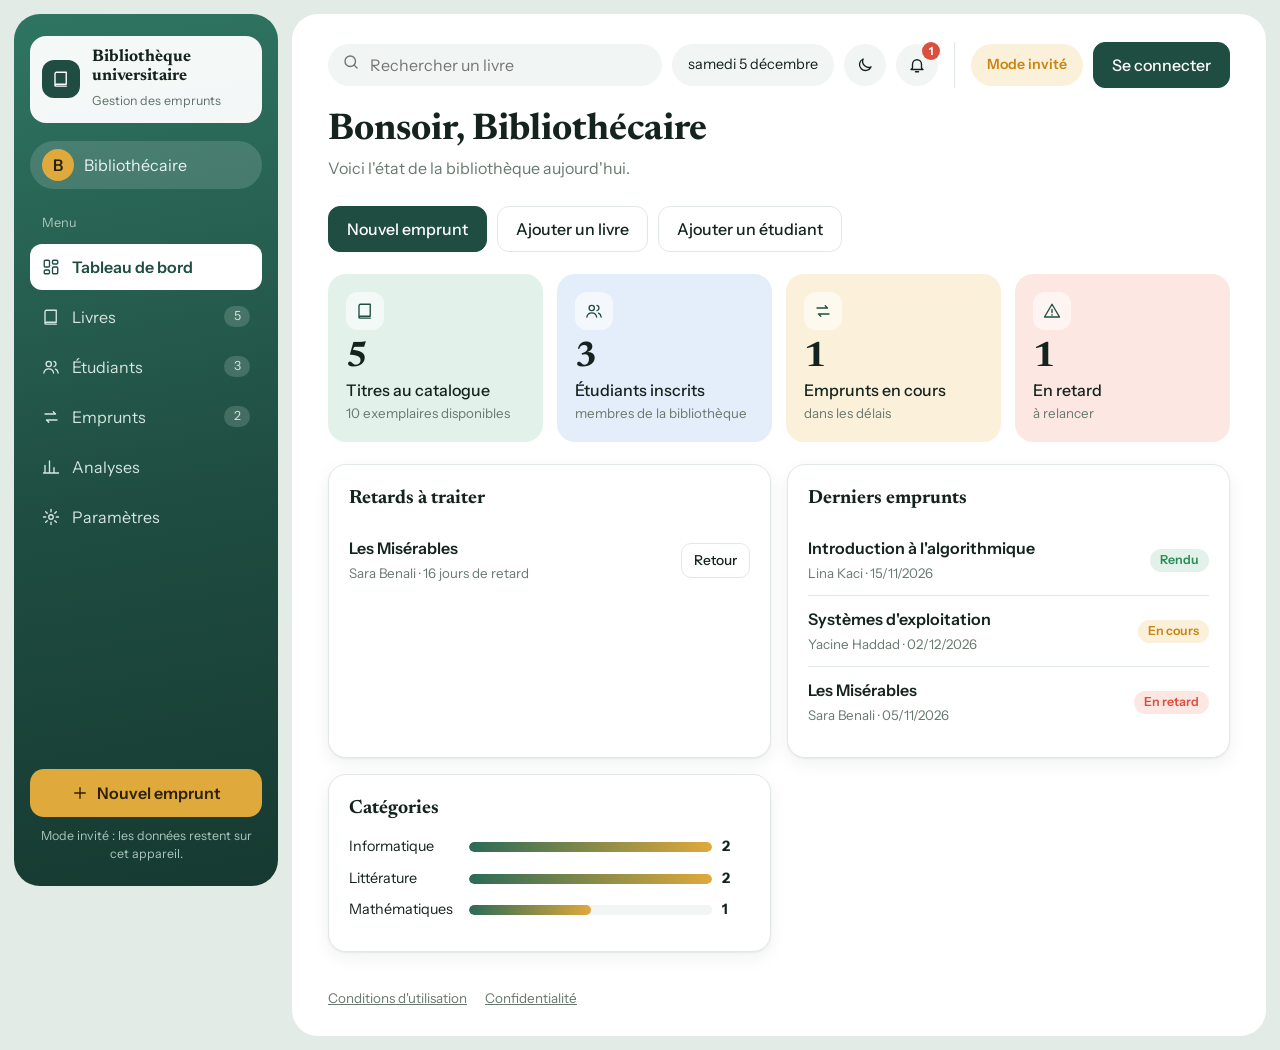
<file: index.html>
<!DOCTYPE html>
<html lang="fr">
<head>
  <meta charset="UTF-8">
  <meta name="viewport" content="width=device-width, initial-scale=1, viewport-fit=cover">
  <title>Bibliothèque universitaire</title>
  <link rel="icon" href="favicon.svg" type="image/svg+xml">
  <link rel="preconnect" href="https://fonts.googleapis.com">
  <link rel="preconnect" href="https://fonts.gstatic.com" crossorigin>
  <link href="https://fonts.googleapis.com/css2?family=Newsreader:opsz,wght@6..72,500;6..72,700&family=Instrument+Sans:wght@400;500;600&display=swap" rel="stylesheet">
  <link rel="stylesheet" href="style.css">
</head>
<body>
<div class="app">

  <aside class="side">
    <div class="logo">
      <span class="logo-mark" data-ico="book"></span>
      <div><strong id="libName">Bibliothèque</strong><small>Gestion des emprunts</small></div>
    </div>

    <div class="me">
      <span class="avatar" id="meAvatar">B</span>
      <span id="meName">Bibliothécaire</span>
    </div>

    <p class="nav-label">Menu</p>
    <nav id="nav">
      <button data-view="dashboard" data-ico="dash"><span><span class="full">Tableau de bord</span><span class="short">Accueil</span></span></button>
      <button data-view="livres" data-ico="book"><span><span class="full">Livres</span><span class="short">Livres</span></span><em id="cnt-livres">0</em></button>
      <button data-view="etudiants" data-ico="users"><span><span class="full">Étudiants</span><span class="short">Étudiants</span></span><em id="cnt-etudiants">0</em></button>
      <button data-view="emprunts" data-ico="swap"><span><span class="full">Emprunts</span><span class="short">Emprunts</span></span><em id="cnt-emprunts">0</em></button>
      <button data-view="analyses" data-ico="chart"><span><span class="full">Analyses</span><span class="short">Analyses</span></span></button>
      <button data-view="settings" data-ico="gear"><span><span class="full">Paramètres</span><span class="short">Réglages</span></span></button>
    </nav>

    <div class="side-foot">
      <button class="cta" id="quickLoan" data-ico="plus">Nouvel emprunt</button>
      <p id="sideNote">Mode invité : les données restent sur cet appareil.</p>
    </div>
  </aside>

  <div class="main">
    <header class="top">
      <div class="top-tools">
        <label class="search">
          <span data-ico="search"></span>
          <input id="search" type="search" placeholder="Rechercher" aria-label="Rechercher">
        </label>
        <span class="chip" id="dateChip"></span>
        <button class="icon-btn" id="themeBtn" aria-label="Changer de thème"></button>
        <div class="bell-wrap">
          <button class="icon-btn" id="bellBtn" data-ico="bell" aria-label="Notifications"><b id="bellCount" hidden></b></button>
          <div id="bellPanel" class="pop" hidden></div>
        </div>
        <div class="account">
          <span class="mode guest" id="modeBadge">Mode invité</span>
          <button class="btn primary" id="authBtn">Se connecter</button>
        </div>
      </div>
      <div class="titles">
        <h1 id="pageTitle"></h1>
        <p id="pageSub"></p>
      </div>
    </header>

    <section id="content"></section>
    <footer class="legal">
      <a href="terms.html">Conditions d'utilisation</a>
      <a href="privacy.html">Confidentialité</a>
    </footer>
  </div>
</div>

<dialog id="dlg">
  <form id="form" method="dialog">
    <h2 id="dlgTitle"></h2>
    <div id="dlgFields"></div>
    <p id="dlgError" class="error" hidden></p>
    <div class="actions">
      <button type="button" class="btn ghost" id="dlgCancel">Annuler</button>
      <button type="submit" class="btn primary">Enregistrer</button>
    </div>
  </form>
</dialog>

<dialog id="authDlg">
  <form id="authForm" method="dialog">
    <h2 id="authTitle">Se connecter</h2>
    <p class="muted">Votre bibliothèque privée, enregistrée dans la base de données. Personne d'autre n'y a accès.</p>
    <div class="tabs">
      <button type="button" class="on" data-auth="login">Connexion</button>
      <button type="button" data-auth="signup">Créer un compte</button>
    </div>
    <div class="field"><label>Email</label><input name="email" type="email" required autocomplete="email"></div>
    <div class="field"><label>Mot de passe</label><input name="password" type="password" minlength="6" required autocomplete="current-password"></div>
    <p id="authError" class="error" hidden></p>
    <div class="actions">
      <button type="button" class="btn ghost" id="authGuest">Continuer en invité</button>
      <button type="submit" class="btn primary" id="authSubmit">Se connecter</button>
    </div>
  </form>
</dialog>

<input type="file" id="importFile" accept="application/json" hidden>
<div id="toast" role="status" aria-live="polite"></div>
<script src="vendor/supabase.js"></script>
<script src="app.js"></script>
</body>
</html>
</file>
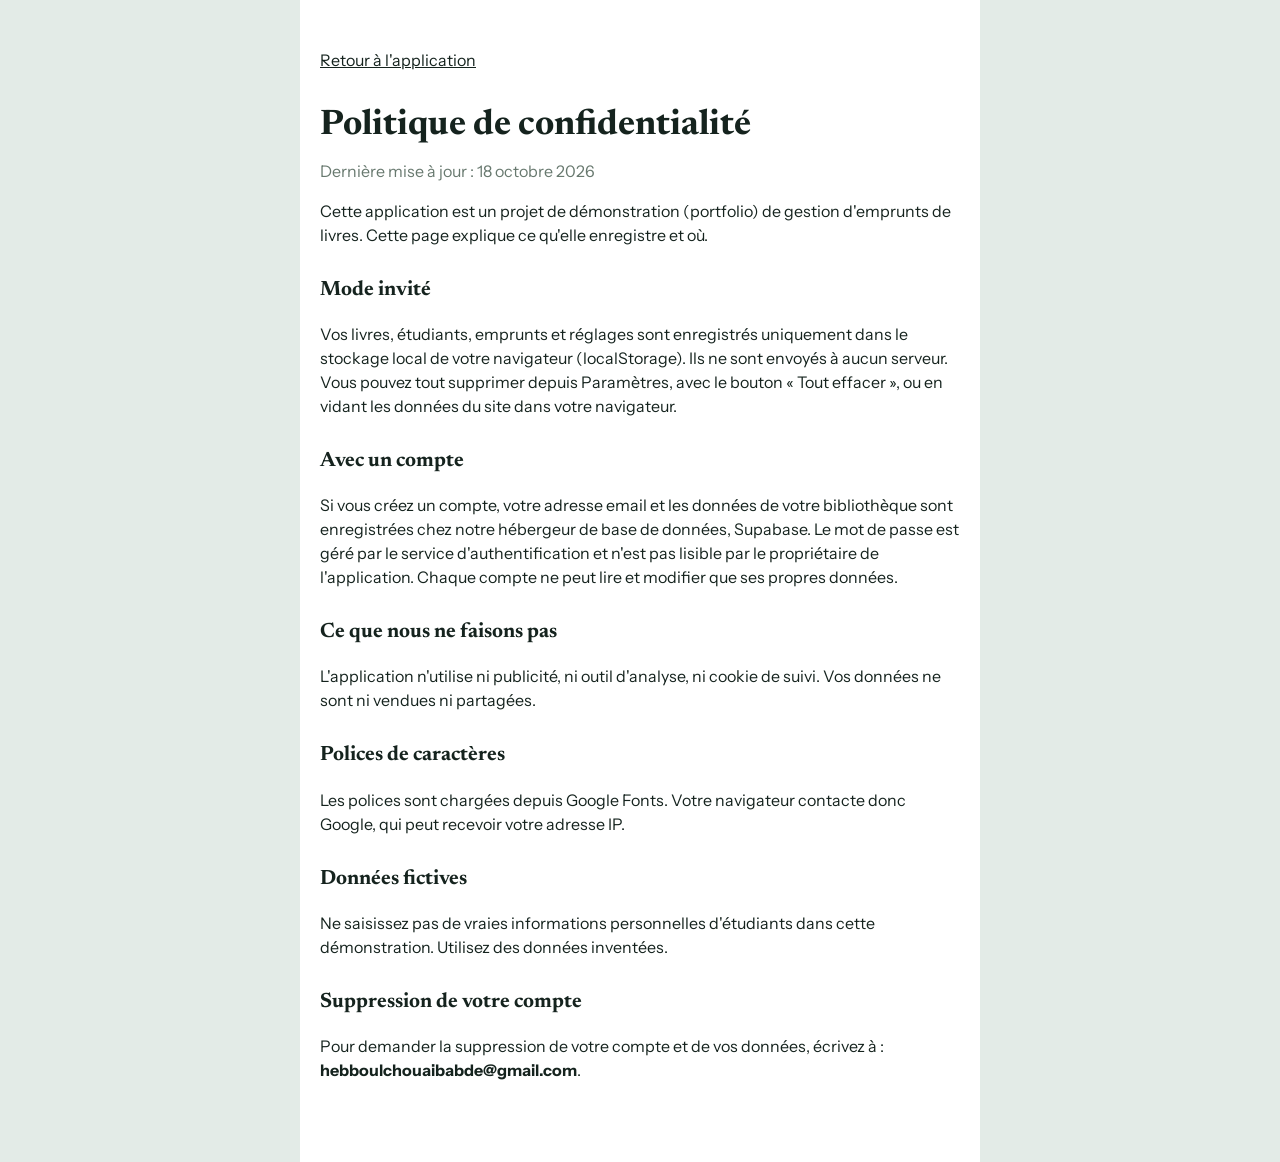
<file: privacy.html>
<!DOCTYPE html>
<html lang="fr">
<head>
  <meta charset="UTF-8">
  <meta name="viewport" content="width=device-width, initial-scale=1">
  <title>Confidentialité - Bibliothèque universitaire</title>
  <link rel="icon" href="favicon.svg" type="image/svg+xml">
  <link href="https://fonts.googleapis.com/css2?family=Newsreader:opsz,wght@6..72,500;6..72,700&family=Instrument+Sans:wght@400;500;600&display=swap" rel="stylesheet">
  <link rel="stylesheet" href="style.css">
</head>
<body>
<div class="doc">
  <a class="back" href="index.html">Retour à l'application</a>
  <h1>Politique de confidentialité</h1>
  <p class="muted">Dernière mise à jour : 18 octobre 2026</p>

  <p>Cette application est un projet de démonstration (portfolio) de gestion d'emprunts de livres. Cette page explique ce qu'elle enregistre et où.</p>

  <h2>Mode invité</h2>
  <p>Vos livres, étudiants, emprunts et réglages sont enregistrés uniquement dans le stockage local de votre navigateur (localStorage). Ils ne sont envoyés à aucun serveur. Vous pouvez tout supprimer depuis Paramètres, avec le bouton « Tout effacer », ou en vidant les données du site dans votre navigateur.</p>

  <h2>Avec un compte</h2>
  <p>Si vous créez un compte, votre adresse email et les données de votre bibliothèque sont enregistrées chez notre hébergeur de base de données, Supabase. Le mot de passe est géré par le service d'authentification et n'est pas lisible par le propriétaire de l'application. Chaque compte ne peut lire et modifier que ses propres données.</p>

  <h2>Ce que nous ne faisons pas</h2>
  <p>L'application n'utilise ni publicité, ni outil d'analyse, ni cookie de suivi. Vos données ne sont ni vendues ni partagées.</p>

  <h2>Polices de caractères</h2>
  <p>Les polices sont chargées depuis Google Fonts. Votre navigateur contacte donc Google, qui peut recevoir votre adresse IP.</p>

  <h2>Données fictives</h2>
  <p>Ne saisissez pas de vraies informations personnelles d'étudiants dans cette démonstration. Utilisez des données inventées.</p>

  <h2>Suppression de votre compte</h2>
  <p>Pour demander la suppression de votre compte et de vos données, écrivez à : <strong>hebboulchouaibabde@gmail.com</strong>.</p>
</div>
</body>
</html>
</file>
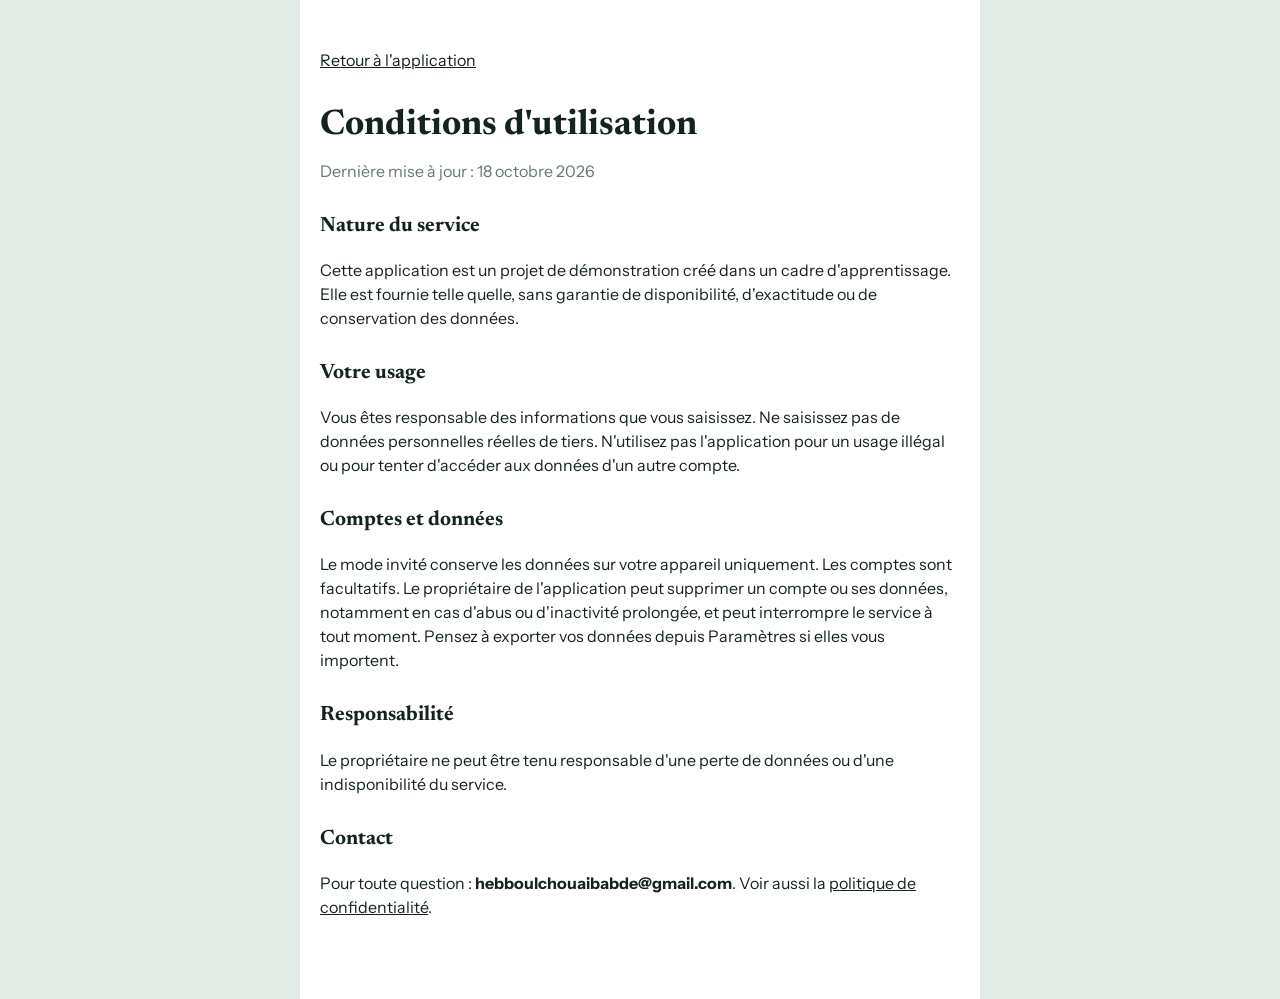
<file: terms.html>
<!DOCTYPE html>
<html lang="fr">
<head>
  <meta charset="UTF-8">
  <meta name="viewport" content="width=device-width, initial-scale=1">
  <title>Conditions d'utilisation - Bibliothèque universitaire</title>
  <link rel="icon" href="favicon.svg" type="image/svg+xml">
  <link href="https://fonts.googleapis.com/css2?family=Newsreader:opsz,wght@6..72,500;6..72,700&family=Instrument+Sans:wght@400;500;600&display=swap" rel="stylesheet">
  <link rel="stylesheet" href="style.css">
</head>
<body>
<div class="doc">
  <a class="back" href="index.html">Retour à l'application</a>
  <h1>Conditions d'utilisation</h1>
  <p class="muted">Dernière mise à jour : 18 octobre 2026</p>

  <h2>Nature du service</h2>
  <p>Cette application est un projet de démonstration créé dans un cadre d'apprentissage. Elle est fournie telle quelle, sans garantie de disponibilité, d'exactitude ou de conservation des données.</p>

  <h2>Votre usage</h2>
  <p>Vous êtes responsable des informations que vous saisissez. Ne saisissez pas de données personnelles réelles de tiers. N'utilisez pas l'application pour un usage illégal ou pour tenter d'accéder aux données d'un autre compte.</p>

  <h2>Comptes et données</h2>
  <p>Le mode invité conserve les données sur votre appareil uniquement. Les comptes sont facultatifs. Le propriétaire de l'application peut supprimer un compte ou ses données, notamment en cas d'abus ou d'inactivité prolongée, et peut interrompre le service à tout moment. Pensez à exporter vos données depuis Paramètres si elles vous importent.</p>

  <h2>Responsabilité</h2>
  <p>Le propriétaire ne peut être tenu responsable d'une perte de données ou d'une indisponibilité du service.</p>

  <h2>Contact</h2>
  <p>Pour toute question : <strong>hebboulchouaibabde@gmail.com</strong>. Voir aussi la <a href="privacy.html">politique de confidentialité</a>.</p>
</div>
</body>
</html>
</file>
<file: style.css>
:root {
  --frame: #e3ebe7;
  --panel: #ffffff;
  --col: #f1f5f3;
  --card: #ffffff;
  --ink: #15231e;
  --muted: #68796f;
  --line: #e2e9e5;
  --pine: #1f4d41;
  --pine-2: #2a6a58;
  --brass: #e0a93b;
  --ok: #2c8a57;
  --warn: #c98512;
  --bad: #d9503f;
  --tint-mint: #e2f2ea;
  --tint-sky: #e4eefb;
  --tint-sand: #fbf0d9;
  --tint-coral: #fde7e3;
  --shadow: 0 1px 2px rgba(20, 40, 33, .06), 0 6px 18px rgba(20, 40, 33, .06);
  --r: 18px;
}
[data-theme="dark"] {
  --frame: #0c1512;
  --panel: #13211c;
  --col: #182923;
  --card: #1d3029;
  --ink: #e8f0ec;
  --muted: #8da398;
  --line: #27403a;
  --shadow: 0 1px 2px rgba(0, 0, 0, .3);
  --tint-mint: #1d3a30;
  --tint-sky: #1c3040;
  --tint-sand: #3a3118;
  --tint-coral: #402320;
}

* { box-sizing: border-box; }
body {
  margin: 0;
  background: var(--frame);
  color: var(--ink);
  font-family: "Instrument Sans", system-ui, sans-serif;
  line-height: 1.5;
}
h1, h2, h3, strong.serif { font-family: "Newsreader", Georgia, serif; margin: 0; }
button { font: inherit; color: inherit; cursor: pointer; }
a { color: inherit; }
:focus-visible { outline: 2px solid var(--brass); outline-offset: 2px; }

.app { display: grid; grid-template-columns: 264px 1fr; gap: 14px; padding: 14px; min-height: 100vh; }


.side {
  position: sticky; top: 14px;
  height: calc(100vh - 28px);
  display: flex; flex-direction: column; gap: 18px;
  padding: 22px 16px;
  border-radius: 26px;
  color: #eaf3ef;
  background: linear-gradient(170deg, #2f7562 0%, #1f4d41 55%, #163a31 100%);
}
.logo { display: flex; gap: 12px; align-items: center; background: rgba(255, 255, 255, .95); color: #15231e; padding: 12px; border-radius: 16px; }
.logo strong { display: block; font-family: "Newsreader", serif; font-size: 1.05rem; line-height: 1.15; }
.logo small { color: #5f7168; font-size: .78rem; }
.logo-mark { width: 38px; height: 38px; flex: none; display: grid; place-items: center; border-radius: 12px; background: var(--pine); color: #fff; }
.me { display: flex; gap: 10px; align-items: center; padding: 8px 12px; border-radius: 999px; background: rgba(255, 255, 255, .14); }
.avatar { width: 32px; height: 32px; flex: none; display: grid; place-items: center; border-radius: 50%; background: var(--brass); color: #2b2108; font-weight: 600; }
.nav-label { margin: 6px 12px -6px; font-size: .8rem; color: #a9c5ba; }
nav { display: flex; flex-direction: column; gap: 4px; flex: 1 1 auto; min-height: 0; overflow-y: auto; margin-right: -6px; padding-right: 6px; scrollbar-width: thin; scrollbar-color: rgba(255, 255, 255, .3) transparent; }
.logo, .me, .nav-label, .side-foot { flex: none; }
nav button {
  display: flex; align-items: center; gap: 12px;
  padding: 11px 12px; border: 0; border-radius: 12px;
  background: none; color: #d4e6df; text-align: left;
}
nav button span { flex: 1; }
nav button:hover { background: rgba(255, 255, 255, .1); }
nav button.on { background: #fff; color: var(--pine); font-weight: 600; }
nav em { font-style: normal; font-size: .78rem; min-width: 26px; text-align: center; padding: 1px 8px; border-radius: 99px; background: rgba(255, 255, 255, .16); }
nav .short { display: none; }
nav button.on em { background: var(--tint-mint); }
.side-foot { margin-top: auto; display: grid; gap: 10px; }
.side-foot p { margin: 0; font-size: .78rem; color: #a9c5ba; text-align: center; }
.cta {
  display: flex; align-items: center; justify-content: center; gap: 8px;
  padding: 12px; border: 0; border-radius: 14px;
  background: var(--brass); color: #2b2108; font-weight: 600;
}
.cta:hover { filter: brightness(1.06); }

.main { background: var(--panel); border-radius: 26px; padding: 28px clamp(16px, 3vw, 36px) 28px; min-width: 0; display: flex; flex-direction: column; }
.top { display: flex; flex-direction: column; gap: 22px; margin-bottom: 26px; }
.titles h1 { font-size: clamp(1.7rem, 3vw, 2.3rem); font-weight: 700; line-height: 1.15; }
.titles p { margin: 4px 0 0; color: var(--muted); }
.top-tools { display: flex; gap: 10px; align-items: center; flex-wrap: wrap; }
.account { display: flex; gap: 10px; align-items: center; margin-left: 6px; padding-left: 16px; border-left: 1px solid var(--line); }
.search { flex: 1; max-width: 420px; margin-right: auto; display: flex; align-items: center; gap: 8px; padding: 0 14px; height: 42px; border-radius: 999px; background: var(--col); color: var(--muted); }
.search input { border: 0; background: none; outline: 0; font: inherit; color: var(--ink); width: 100%; min-width: 0; }
.search:focus-within { box-shadow: 0 0 0 2px var(--brass); }
.chip { height: 42px; display: inline-flex; align-items: center; padding: 0 16px; border-radius: 999px; background: var(--col); font-size: .9rem; }
.icon-btn { position: relative; width: 42px; height: 42px; display: grid; place-items: center; border: 0; border-radius: 50%; background: var(--col); color: var(--ink); }
.icon-btn:hover { background: var(--tint-mint); }
.icon-btn b { position: absolute; top: -2px; right: -2px; min-width: 18px; height: 18px; padding: 0 5px; border-radius: 99px; background: var(--bad); color: #fff; font-size: .7rem; display: grid; place-items: center; }
.bell-wrap { position: relative; }
.pop { position: absolute; right: 0; top: 52px; width: 320px; max-width: 86vw; z-index: 20; background: var(--card); border: 1px solid var(--line); border-radius: 16px; box-shadow: 0 16px 40px rgba(0, 0, 0, .18); padding: 14px; }
.pop h3 { font-size: 1.05rem; margin-bottom: 8px; }
.pop .row { padding: 10px 0; border-top: 1px solid var(--line); font-size: .9rem; }
.pop .row small { display: block; color: var(--bad); }
.legal { margin-top: auto; padding-top: 36px; display: flex; gap: 18px; font-size: .84rem; color: var(--muted); }


.btn { padding: 10px 18px; border-radius: 12px; border: 1px solid var(--line); background: var(--card); font-weight: 500; }
.btn:hover { border-color: var(--pine-2); }
.btn.primary { background: var(--pine); border-color: var(--pine); color: #fff; }
.btn.primary:hover { background: var(--pine-2); }
.btn.danger { color: var(--bad); }
.btn.sm { padding: 6px 12px; font-size: .86rem; border-radius: 10px; }
.quick { display: flex; flex-wrap: wrap; gap: 10px; margin-bottom: 22px; }
.card { background: var(--card); border: 1px solid var(--line); border-radius: var(--r); box-shadow: var(--shadow); }
.grid { display: grid; gap: 16px; grid-template-columns: repeat(auto-fill, minmax(min(230px, 100%), 1fr)); }
.empty { grid-column: 1 / -1; padding: 48px 16px; text-align: center; color: var(--muted); border: 1.5px dashed var(--line); border-radius: var(--r); }
.badge { display: inline-block; padding: 2px 10px; border-radius: 99px; font-size: .78rem; font-weight: 600; }
.badge.en-cours { background: var(--tint-sand); color: var(--warn); }
.badge.rendu { background: var(--tint-mint); color: var(--ok); }
.badge.en-retard { background: var(--tint-coral); color: var(--bad); }
.tag { display: inline-block; padding: 2px 10px; border-radius: 99px; font-size: .78rem; background: var(--tint-sky); }
.muted { color: var(--muted); }

.stats { display: grid; gap: 14px; grid-template-columns: repeat(auto-fit, minmax(min(190px, 100%), 1fr)); margin-bottom: 22px; }
.stat { padding: 18px; border-radius: var(--r); display: grid; gap: 2px; }
.stat .ico { width: 38px; height: 38px; display: grid; place-items: center; border-radius: 12px; background: rgba(255, 255, 255, .6); margin-bottom: 8px; color: var(--pine); }
[data-theme="dark"] .stat .ico { background: rgba(255, 255, 255, .1); color: var(--ink); }
.stat b { font-family: "Newsreader", serif; font-size: 2.2rem; line-height: 1; }
.stat span { font-weight: 500; }
.stat small { color: var(--muted); }
.stat.mint { background: var(--tint-mint); } .stat.sky { background: var(--tint-sky); }
.stat.sand { background: var(--tint-sand); } .stat.coral { background: var(--tint-coral); }
.panels { display: grid; gap: 16px; grid-template-columns: repeat(auto-fit, minmax(min(300px, 100%), 1fr)); }
.panel { padding: 20px; }
.panel h3 { font-size: 1.2rem; margin-bottom: 12px; }
.line { display: flex; gap: 12px; align-items: center; justify-content: space-between; padding: 11px 0; border-top: 1px solid var(--line); }
.line:first-of-type { border-top: 0; }
.line div { min-width: 0; }
.line strong { display: block; font-weight: 600; overflow: hidden; text-overflow: ellipsis; white-space: nowrap; }
.line small { color: var(--muted); }
.bar { display: grid; grid-template-columns: 110px 1fr 28px; gap: 10px; align-items: center; margin: 10px 0; font-size: .9rem; }
.bar i { display: block; height: 10px; border-radius: 99px; background: var(--col); overflow: hidden; }
.bar i u { display: block; height: 100%; border-radius: 99px; background: linear-gradient(90deg, var(--pine-2), var(--brass)); }

.rks { margin-top: 6px; }
.rk { display: grid; grid-template-columns: 34px 1fr auto; gap: 4px 12px; align-items: center; padding: 12px 0; border-top: 1px solid var(--line); }
.rk:first-child { border-top: 0; }
.rk .n { font-family: "Newsreader", serif; font-size: 1.7rem; font-weight: 700; color: var(--muted); line-height: 1; }
.rk:first-child .n { color: var(--brass); }
.rk strong { display: block; font-weight: 600; overflow: hidden; text-overflow: ellipsis; white-space: nowrap; }
.rk small { color: var(--muted); }
.rk .val { font-weight: 600; white-space: nowrap; }
.rk i { grid-column: 2 / 4; display: block; height: 8px; border-radius: 99px; background: var(--col); overflow: hidden; }
.rk i u { display: block; height: 100%; border-radius: 99px; background: linear-gradient(90deg, var(--pine-2), var(--brass)); }

.chips { display: flex; gap: 8px; flex-wrap: wrap; margin-bottom: 18px; }
.chips button { padding: 6px 14px; border-radius: 99px; border: 1px solid var(--line); background: var(--card); font-size: .88rem; }
.chips button.on { background: var(--pine); border-color: var(--pine); color: #fff; }
.book { overflow: hidden; display: flex; flex-direction: column; }
.cover { height: 118px; padding: 14px; color: #fff; display: flex; align-items: flex-end; justify-content: space-between; }
.cover b { font-family: "Newsreader", serif; font-size: 3rem; line-height: .8; opacity: .9; }
.cover span { font-size: .78rem; padding: 2px 10px; border-radius: 99px; background: rgba(255, 255, 255, .22); }
.body { padding: 14px 16px 16px; display: flex; flex-direction: column; gap: 4px; flex: 1; }
.body h3 { font-size: 1.12rem; line-height: 1.25; }
.body p { margin: 0; font-size: .9rem; color: var(--muted); }
.stock { margin-top: 6px; font-size: .86rem; font-weight: 600; color: var(--ok); }
.stock.low { color: var(--warn); } .stock.none { color: var(--bad); }
.acts { display: flex; gap: 6px; flex-wrap: wrap; margin-top: auto; padding-top: 12px; }
.stu { padding: 18px; display: flex; flex-direction: column; gap: 4px; }
.stu .avatar { width: 46px; height: 46px; font-size: 1.1rem; margin-bottom: 6px; color: #fff; }
.stu h3 { font-size: 1.15rem; }
.stu p { margin: 0; font-size: .9rem; color: var(--muted); overflow-wrap: anywhere; }


.board { display: grid; gap: 16px; grid-template-columns: repeat(3, minmax(0, 1fr)); align-items: start; }
.col { background: var(--col); border-radius: var(--r); padding: 14px; display: grid; gap: 12px; }
.col h3 { font-size: 1.1rem; display: flex; align-items: center; gap: 8px; }
.col h3::before { content: ""; width: 9px; height: 9px; border-radius: 50%; background: var(--dot); }
.col h3 em { margin-left: auto; font: 500 .8rem "Instrument Sans", sans-serif; color: var(--muted); }
.k { padding: 14px; display: grid; gap: 6px; }
.k h4 { margin: 0; font-family: "Newsreader", serif; font-size: 1.08rem; line-height: 1.25; }
.k p { margin: 0; font-size: .88rem; color: var(--muted); }
.k .when { font-size: .84rem; font-weight: 600; }
.k .late { color: var(--bad); } .k .soon { color: var(--warn); } .k .fine { color: var(--ok); }
.col .empty { padding: 22px 8px; font-size: .9rem; }
.scroll { display: grid; gap: 12px; max-height: 70vh; overflow-y: auto; }

.set { max-width: 620px; display: grid; gap: 16px; }
.set .panel { display: grid; gap: 12px; }
.field label { display: block; font-size: .88rem; font-weight: 500; margin-bottom: 4px; }
input:not([type=search]), select {
  width: 100%; font: inherit; padding: 10px 12px; color: var(--ink);
  border: 1px solid var(--line); border-radius: 12px; background: var(--card);
}
.row-btns { display: flex; gap: 10px; flex-wrap: wrap; }

dialog { border: 0; border-radius: 22px; padding: 0; width: min(470px, 94vw); background: var(--card); color: var(--ink); box-shadow: 0 24px 70px rgba(0, 0, 0, .3); }
dialog::backdrop { background: rgba(10, 22, 18, .55); }
dialog form { padding: 26px; }
dialog h2 { font-size: 1.6rem; margin-bottom: 16px; }
dialog .field { margin-bottom: 14px; }
.actions { display: flex; justify-content: flex-end; gap: 10px; margin-top: 20px; }
.error { color: var(--bad); background: var(--tint-coral); padding: 8px 12px; border-radius: 10px; margin: 0; }
#toast { position: fixed; bottom: 26px; left: 50%; transform: translate(-50%, 20px); background: var(--ink); color: var(--panel); padding: 11px 20px; border-radius: 999px; opacity: 0; pointer-events: none; transition: opacity .2s, transform .2s; z-index: 50; }
#toast.show { opacity: 1; transform: translate(-50%, 0); }


.mode { height: 42px; display: inline-flex; align-items: center; padding: 0 16px; border-radius: 999px; font-size: .88rem; font-weight: 600; max-width: 220px; overflow: hidden; text-overflow: ellipsis; white-space: nowrap; }
.mode.guest { background: var(--tint-sand); color: var(--warn); }
.mode.on { background: var(--tint-mint); color: var(--ok); }
.tabs { display: flex; gap: 6px; padding: 4px; margin: 14px 0; border-radius: 12px; background: var(--col); }
.tabs button { flex: 1; padding: 8px; border: 0; border-radius: 9px; background: none; font-weight: 500; }
.tabs button.on { background: var(--card); box-shadow: var(--shadow); font-weight: 600; }


.sk-wrap { display: grid; gap: 16px; }
.sk { background: var(--col); border-radius: var(--r); animation: pulse 1.4s ease-in-out infinite; }
@keyframes pulse { 50% { opacity: .5; } }

.doc { max-width: 680px; margin: 0 auto; padding: 48px 20px 64px; background: var(--panel); min-height: 100vh; }
.doc h1 { font-size: 2.2rem; margin-bottom: 6px; }
.doc h2 { font-size: 1.3rem; margin: 28px 0 6px; }
.doc .muted { margin-top: 0; }
.doc a.back { display: inline-block; margin-bottom: 28px; }


@media (max-width: 1000px) { .board { grid-template-columns: 1fr; } }
@media (max-width: 820px) {
  .app { grid-template-columns: 1fr; padding: 8px; gap: 8px; min-height: 100dvh; }
  .side { position: static; height: auto; padding: 10px 12px; border-radius: 18px; }
  .logo { padding: 8px 10px; }
  .logo-mark { width: 32px; height: 32px; }
  .logo small, .nav-label, .me, .side-foot p, .chip, .mode, nav em { display: none; }
  .side-foot { margin: 0; }


  nav {
    position: fixed; left: 0; right: 0; bottom: 0; z-index: 40;
    flex-direction: row; gap: 0; margin: 0;
    padding: 6px 6px calc(6px + env(safe-area-inset-bottom));
    overflow: visible;
    background: var(--card); border-top: 1px solid var(--line);
    box-shadow: 0 -6px 20px rgba(20, 40, 33, .08);
  }
  nav button { flex: 1 1 0; min-width: 0; flex-direction: column; gap: 3px; padding: 8px 2px; border-radius: 12px; font-size: .68rem; color: var(--muted); text-align: center; }
  nav button svg { flex: none; }
  nav button span { flex: none; }
  nav button:hover { background: none; }
  nav button.on { background: var(--tint-mint); color: var(--pine); }
  [data-theme="dark"] nav button.on { color: var(--ink); }
  nav .full { display: none; }
  nav .short { display: inline; }

  
  .cta { position: fixed; right: 14px; bottom: calc(78px + env(safe-area-inset-bottom)); z-index: 35; padding: 12px 18px; border-radius: 999px; box-shadow: 0 8px 20px rgba(0, 0, 0, .25); }

  .main { padding: 18px 14px 160px; border-radius: 18px; }
  .top { gap: 16px; margin-bottom: 20px; }
  .search { order: -1; flex: 1 1 100%; max-width: none; margin-right: 0; }
  .account { margin-left: auto; padding-left: 0; border-left: 0; }
  .pop { position: fixed; left: 12px; right: 12px; top: 72px; width: auto; max-width: none; }

  .grid { grid-template-columns: 1fr; }
  .stats { grid-template-columns: repeat(2, 1fr); gap: 10px; }
  .stat { padding: 14px; }
  .stat b { font-size: 1.8rem; }
  .chips { flex-wrap: nowrap; overflow-x: auto; padding-bottom: 4px; }
  .chips button { flex: none; }
  .scroll { max-height: none; }
  .quick .btn { flex: 1 1 auto; }
  .btn.sm { min-height: 36px; }
  dialog { max-height: 92dvh; overflow-y: auto; }
  dialog form { padding: 20px; }
  input:not([type=search]), select, .search input { font-size: 16px; }
  #toast { bottom: auto; top: 14px; transform: translate(-50%, -20px); max-width: 90vw; text-align: center; }
}
@media (prefers-reduced-motion: reduce) { #toast { transition: none; } .sk { animation: none; } }
</file>
